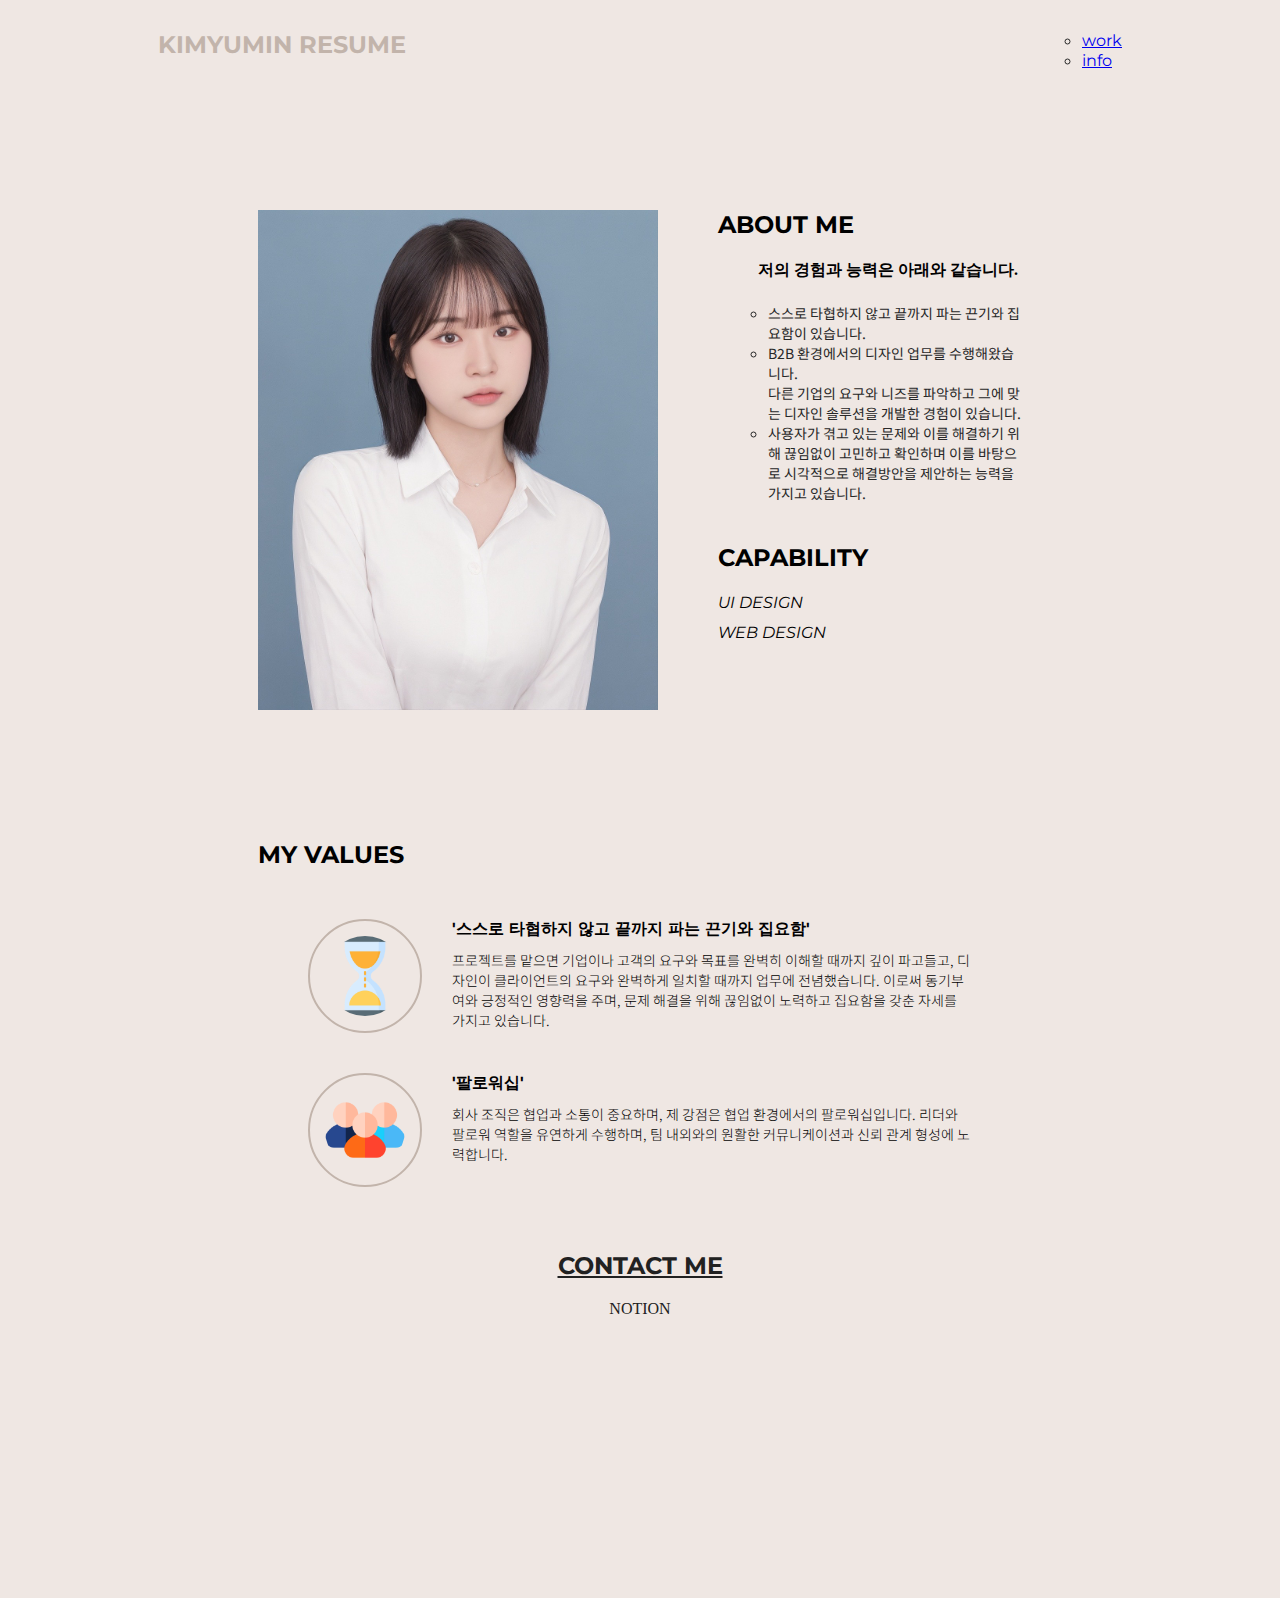
<file: info.html>
<!DOCTYPE html>
<html lang="en">
<head>
    <meta charset="UTF-8">
    <meta http-equiv="X-UA-Compatible" content="IE=edge">
    <meta name="viewport" content="width=device-width, initial-scale=1.0">
    <title>첫 수업 필기</title>
    <link rel="stylesheet" href="info.css">
    <link rel="preconnect" href="https://fonts.googleapis.com">
    <link rel="preconnect" href="https://fonts.gstatic.com" crossorigin>
    <link href="https://fonts.googleapis.com/css2?family=Montserrat:wght@400;700&family=Noto+Sans+KR:wght@100;400&display=swap" rel="stylesheet">
<link rel="preconnect" href="https://fonts.googleapis.com">
<link rel="preconnect" href="https://fonts.gstatic.com" crossorigin>
<link href="https://fonts.googleapis.com/css2?family=Montserrat&family=Noto+Sans+KR:wght@100;400&display=swap" rel="stylesheet">
</head>
<body>
<div class="frame">

  <nav class="navigator">
    <h3 class="site-name"><a class="site-name1"href="index.html">KIMYUMIN RESUME</a></h3>
    <ul>
      <li><a class="nav-menu" href="index.html" class="nav-menu">work</a></li>
      <li><a class="nav-menu" href="info.html" class="nav-menu">info</a></li>
    </ul>
  </nav>

  <div class="profile-section">
    <img id="profile-picture" src="IMG_5494.JPEG">
    <div class="introduction">
        <h2>ABOUT ME</h2>
        <ul>
            <h4>저의 경험과 능력은 아래와 같습니다.</h4>
            <li>스스로 타협하지 않고 끝까지 파는 끈기와 집요함이 있습니다.</li>
            <li>B2B 환경에서의 디자인 업무를 수행해왔습니다. <br>다른 기업의 요구와 니즈를 파악하고 그에 맞는 디자인 솔루션을 개발한 경험이 있습니다.</li>
            <li>사용자가 겪고 있는 문제와 이를 해결하기 위해 끊임없이 고민하고 확인하며 이를 바탕으로 시각적으로 해결방안을 제안하는 능력을 가지고 있습니다.</li>
        </ul>
        <h2>CAPABILITY</h2>
        <p class="capability">UI DESIGN<br>WEB DESIGN<br></p>
    </div>
  </div>

  <h5 class="value-menu">MY VALUES</h5>

  <div class="value-section">

    <div class="value">
      <img class="value-icon" src="hourglass.png">
      <div class="value-intro">
        <h4 class="value-name">'스스로 타협하지 않고 끝까지 파는 끈기와 집요함'</h4>
        <p class="value-exp">프로젝트를 맡으면 기업이나 고객의 요구와 목표를 완벽히 이해할 때까지 깊이 파고들고, 디자인이 클라이언트의 요구와 완벽하게 일치할 때까지 업무에 전념했습니다. 이로써 동기부여와 긍정적인 영향력을 주며, 문제 해결을 위해 끊임없이 노력하고 집요함을 갖춘 자세를 가지고 있습니다.</p>
      </div>
    </div>

    <div class="value">
      <img class="value-icon" src="group.png">
      <div class="value-intro">
        <h4 class="value-name">'팔로워십'</h4>
        <p class="value-exp">회사 조직은 협업과 소통이 중요하며, 제 강점은 협업 환경에서의 팔로워십입니다. 리더와 팔로워 역할을 유연하게 수행하며, 팀 내외와의 원활한 커뮤니케이션과 신뢰 관계 형성에 노력합니다.</p>
      </div>
    </div>



    <footer class="work-footer">
      <h3 class="contact">CONTACT ME</h3>
      <div class="links"></div>
      <a class="notion" href="https://www.notion.so/KIM-YUMIN-RESUME-ff520c317664490e8b71fda25185a397?pvs=4">NOTION</a>
      
  </footer>
</file>
<file: info.css>
.profile-section{
    display: flex;
    flex-direction: row;
    justify-content: center;
    align-items: flex-start;
    margin: 100px 100px;
}

#profile-picture{
    width: 400px;
    margin-right: 60px;
    
}








body{
    background-color: #efe7e3;
}

.frame{
    margin: 30px 150px;
    display: flex;
    flex-direction: column;
}

.navigator{
    display: flex;
    flex-direction: row;
    justify-content: space-between;
}

.introduction>h2{
    margin: 0px;
    font-family: 'montserrat', sans-serif;
    font-weight: 700;
}
li{
    list-style: none;
    align-self: center;
    margin: 0;
    margin-left: 10px;
    list-style: circle;
    font-size: 14px;
    font-family: 'noto sans kr', sans-serif;
    font-weight: 400;
    color: #282828;
}

ul{
    margin: 0;
    margin-bottom: 40px;
}

.capability{
    font-family: 'montserrat', sans-serif;
    font-weight: 400;
    font-size: 16px;
    font-style: italic;
    line-height: 30px;
}
.site-name1{
    margin: 0;
    font-family: 'montserrat', sans-serif;
    font-size: 24px;
    color: #c2b4ab;
    text-decoration: none;
}
.site-name{
    margin: 0;
    font-family: 'montserrat', sans-serif;
    font-size: 24px;
    color: #c2b4ab;
    font-weight: 700;

}

.nav-menu{
    font-family: 'montserrat', sans-serif;
    font-weight: 400;
    font-size: 16px;

}

.value-menu{
    font-family: 'montserrat', sans-serif;
    font-size: 24px;
    margin: 30px 100px;
    
}

.value{
    display: flex;
    flex-direction: row;
    margin-bottom: 40px;
}
.value-icon{
    width: 80px;
    height: 80px;
    border: 2px solid #c2b4ab;
    border-radius: 100px;
    padding: 15px;
}

.value-intro{
    margin-left: 30px;
}

.value-name{
    font-family: 'montserrat', sans-serif;
    font-weight: 700;
    margin-top: 0px;
    margin-bottom: 10px;
}
.value-exp{
    font-family: 'noto sans kr', sans-serif;
    font-weight: 300;
    font-size: 14px;
    margin: 0px;
}
.value-section{
    display: flex;
    flex-direction: column;
    justify-content: flex-start;
    align-content: center;
    margin: 100px 150px;
    margin-top: 20px;
}

.contact{
    text-decoration: underline;
    font-family: 'montserrat', sans-serif;
    font-size: 24px;
    font-weight: 700;
    text-align: center;
    width: 100%;
    color: #212121;
    margin-bottom: 20px;

}
.work-footer{
    display: flex;
    flex-direction: column;
    align-items: center;
    margin-bottom: 150px;

}

.link>a{
    font-family: 'montserrat', sans-serif;
    font-size: 30px;
    font-weight: 400;
    margin-left: 15px;
}
.notion{
    color: #212121;
    text-decoration: none;
}
</file>
